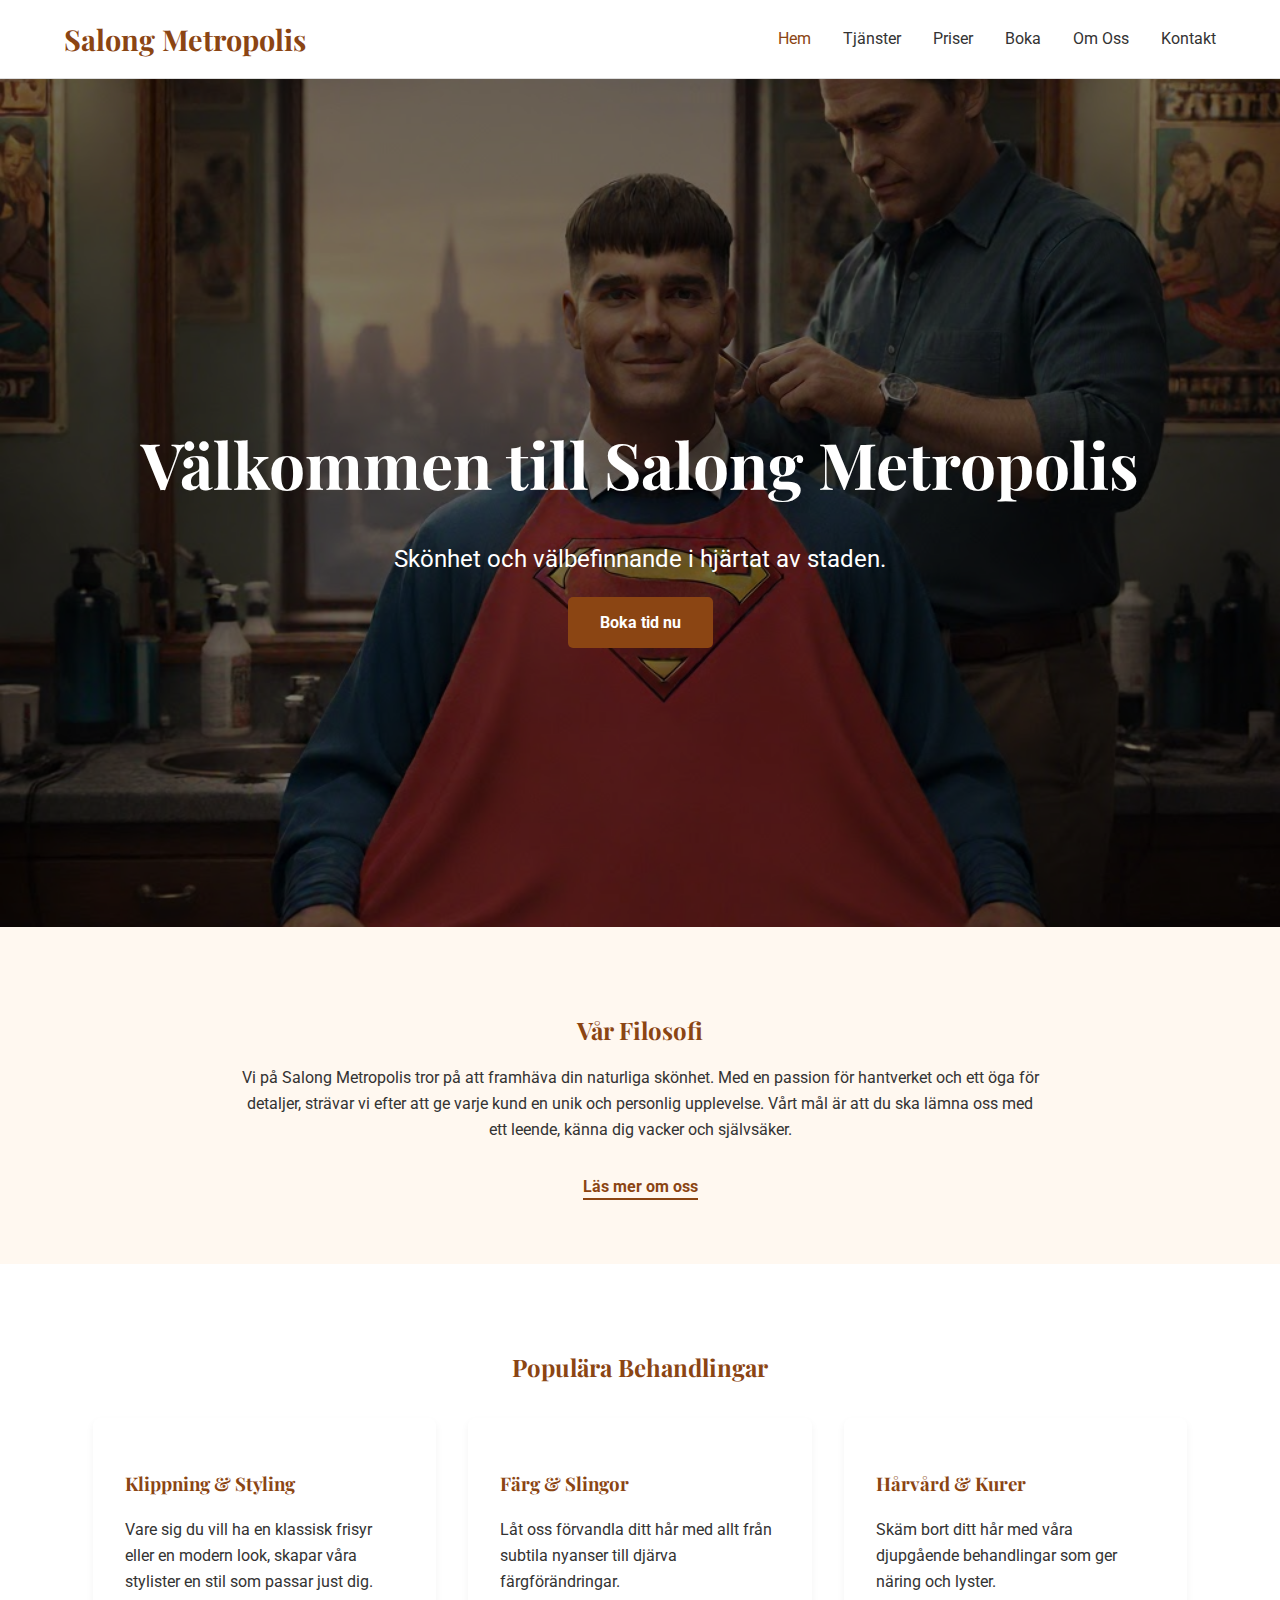
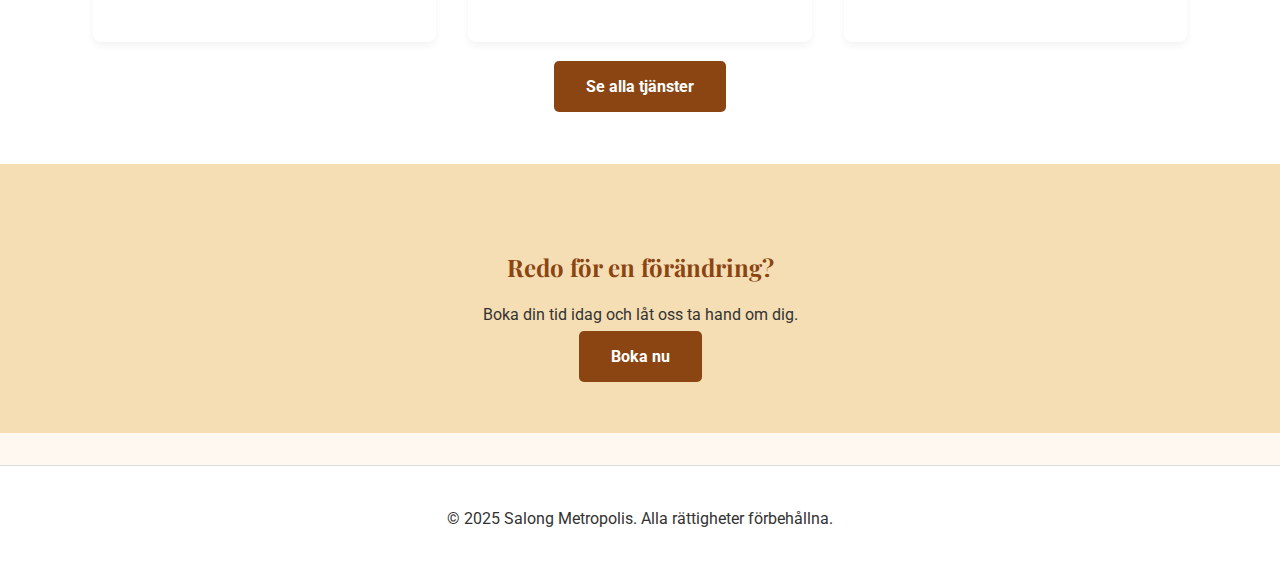
<file: index.html>
<!DOCTYPE html>
<html lang="sv">
<head>
    <meta charset="UTF-8">
    <meta name="viewport" content="width=device-width, initial-scale=1.0">
    <title>Salong Metropolis - Hem</title>
    <link rel="stylesheet" href="css/style.css">
</head>
<body>
    <header>
        <nav>
            <a href="index.html" class="logo">Salong Metropolis</a>
            <ul>
                <li><a href="index.html">Hem</a></li>
                <li><a href="tjanster.html">Tjänster</a></li>
                <li><a href="priser.html">Priser</a></li>
                <li><a href="boka.html">Boka</a></li>
                <li><a href="om-oss.html">Om Oss</a></li>
                <li><a href="kontakt.html">Kontakt</a></li>
            </ul>
        </nav>
    </header>
    <main>
        <section class="hero">
            <div class="hero-content">
                <h1>Välkommen till Salong Metropolis</h1>
                <p>Skönhet och välbefinnande i hjärtat av staden.</p>
                <a href="boka.html" class="cta-button">Boka tid nu</a>
            </div>
        </section>

        <section class="about-short">
            <h2>Vår Filosofi</h2>
            <p>Vi på Salong Metropolis tror på att framhäva din naturliga skönhet. Med en passion för hantverket och ett öga för detaljer, strävar vi efter att ge varje kund en unik och personlig upplevelse. Vårt mål är att du ska lämna oss med ett leende, känna dig vacker och självsäker.</p>
            <a href="om-oss.html">Läs mer om oss</a>
        </section>

        <section class="featured-services">
            <h2>Populära Behandlingar</h2>
            <div class="service-list">
                <div class="service-item">
                    <h3>Klippning & Styling</h3>
                    <p>Vare sig du vill ha en klassisk frisyr eller en modern look, skapar våra stylister en stil som passar just dig.</p>
                </div>
                <div class="service-item">
                    <h3>Färg & Slingor</h3>
                    <p>Låt oss förvandla ditt hår med allt från subtila nyanser till djärva färgförändringar.</p>
                </div>
                <div class="service-item">
                    <h3>Hårvård & Kurer</h3>
                    <p>Skäm bort ditt hår med våra djupgående behandlingar som ger näring och lyster.</p>
                </div>
            </div>
            <div style="text-align: center; margin-top: 2rem;">
                <a href="tjanster.html" class="cta-button">Se alla tjänster</a>
            </div>
        </section>

        <section class="cta-section">
            <h2>Redo för en förändring?</h2>
            <p>Boka din tid idag och låt oss ta hand om dig.</p>
            <a href="boka.html" class="cta-button">Boka nu</a>
        </section>

    </main>
    <footer>
        <p>&copy; 2025 Salong Metropolis. Alla rättigheter förbehållna.</p>
    </footer>
    <script src="js/main.js"></script>
    <!-- <script src="https://multifunctional-chatbot-python-flask.onrender.com/static/widget.v1.js" data-base="https://multifunctional-chatbot-python-flask.onrender.com" data-bot-id="BeUQ2EPNiPVAebMteRojeA" data-lang="sv" data-title="Salon Metropolis" data-accent="#2563eb"
    data-accent-text="#ffffff"></script> -->
    <script src="https://multifunctional-chatbot-python-flask.onrender.com/static/widget.v1.js" data-base="https://multifunctional-chatbot-python-flask.onrender.com" data-bot-id="DUcpNTL2ytXaXvFHIMtrtg" data-lang="en" data-title="Salon Metropolis"></script>
</body>
</html>
</file>
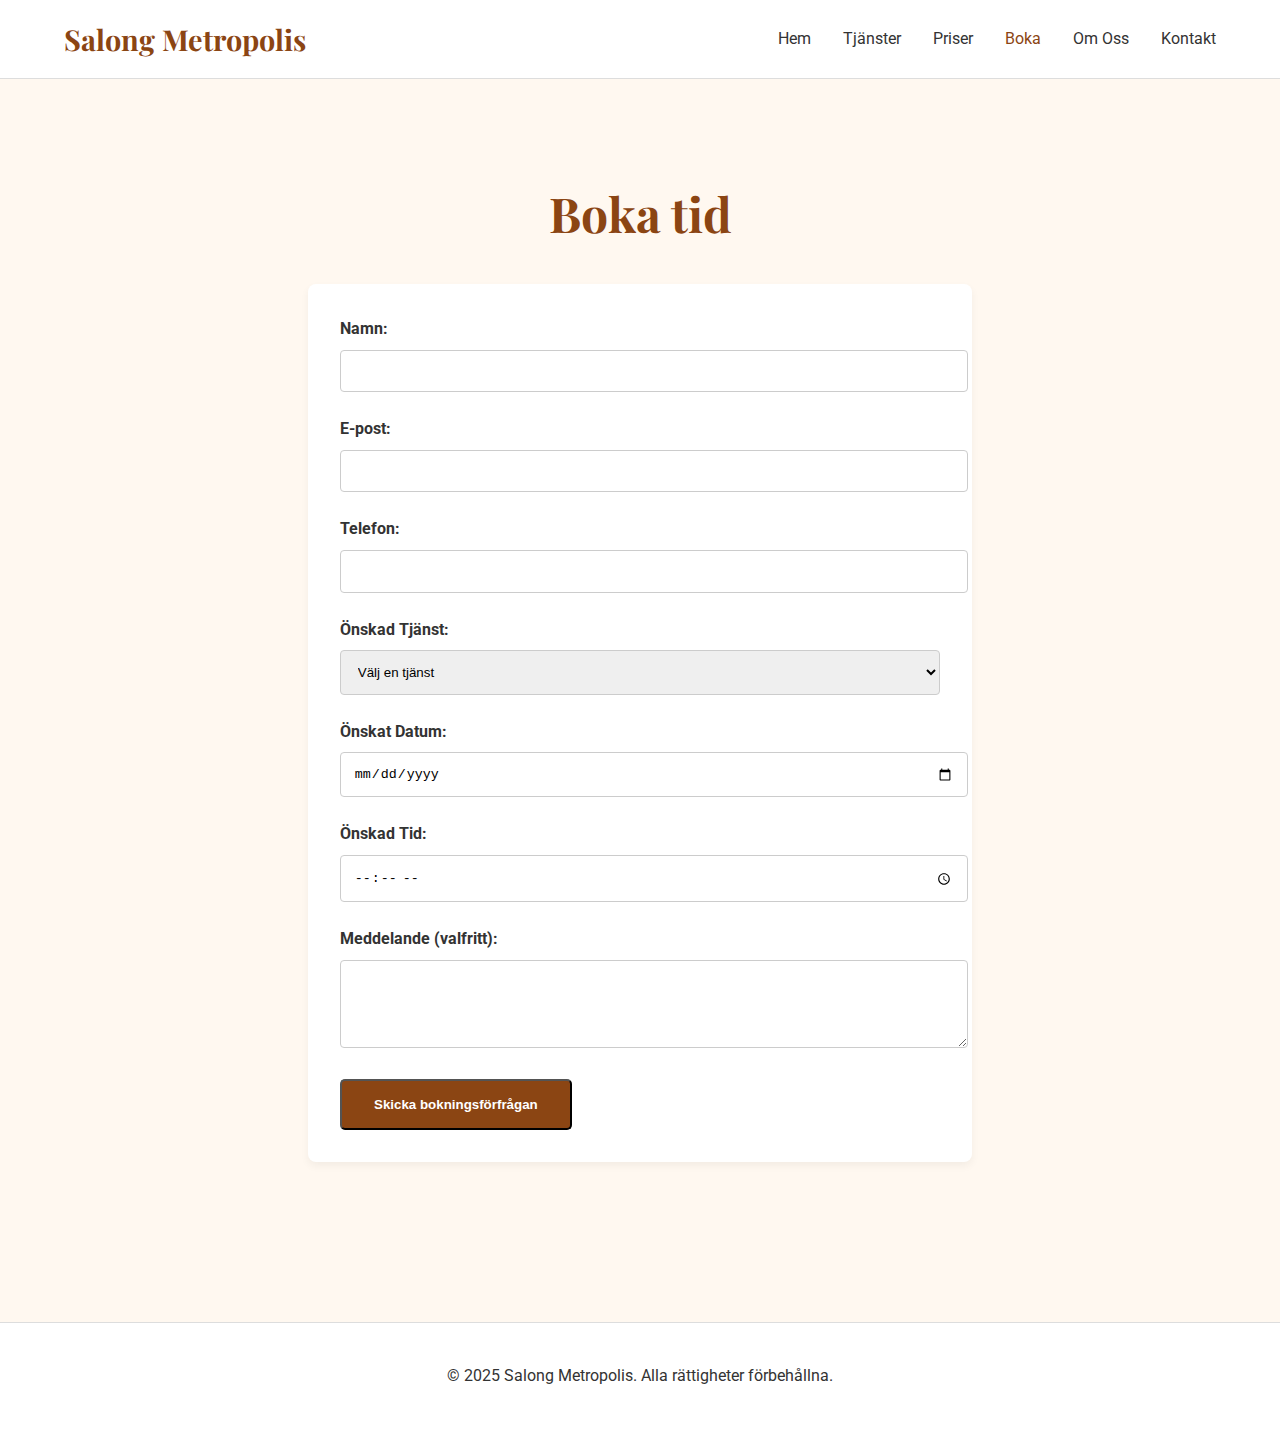
<file: boka.html>
<!DOCTYPE html>
<html lang="sv">
<head>
    <meta charset="UTF-8">
    <meta name="viewport" content="width=device-width, initial-scale=1.0">
    <title>Salong Metropolis - Boka</title>
    <link rel="stylesheet" href="css/style.css">
</head>
<body>
    <header>
        <nav>
            <a href="index.html" class="logo">Salong Metropolis</a>
            <ul>
                <li><a href="index.html">Hem</a></li>
                <li><a href="tjanster.html">Tjänster</a></li>
                <li><a href="priser.html">Priser</a></li>
                <li><a href="boka.html">Boka</a></li>
                <li><a href="om-oss.html">Om Oss</a></li>
                <li><a href="kontakt.html">Kontakt</a></li>
            </ul>
        </nav>
    </header>
    <main>
        <section>
            <h1>Boka tid</h1>
            <form id="booking-form" class="booking-form">
                <div class="form-group">
                    <label for="name">Namn:</label>
                    <input type="text" id="name" name="name" required>
                </div>
                <div class="form-group">
                    <label for="email">E-post:</label>
                    <input type="email" id="email" name="email" required>
                </div>
                <div class="form-group">
                    <label for="phone">Telefon:</label>
                    <input type="tel" id="phone" name="phone" required>
                </div>
                <div class="form-group">
                    <label for="service">Önskad Tjänst:</label>
                    <select id="service" name="service" required>
                        <option value="">Välj en tjänst</option>
                        <option value="Damklippning">Damklippning</option>
                        <option value="Herrklippning">Herrklippning</option>
                        <option value="Barnklippning">Barnklippning</option>
                        <option value="Färgning">Färgning</option>
                        <option value="Balayage / Ombre">Balayage / Ombre</option>
                        <option value="Styling">Styling</option>
                        <option value="Hårkur">Hårkur</option>
                    </select>
                </div>
                <div class="form-group">
                    <label for="date">Önskat Datum:</label>
                    <input type="date" id="date" name="date" required>
                </div>
                <div class="form-group">
                    <label for="time">Önskad Tid:</label>
                    <input type="time" id="time" name="time" required>
                </div>
                <div class="form-group">
                    <label for="message">Meddelande (valfritt):</label>
                    <textarea id="message" name="message" rows="4"></textarea>
                </div>
                <button type="submit" class="cta-button">Skicka bokningsförfrågan</button>
            </form>
            <div id="form-message" class="form-message"></div>
        </section>
    </main>
    <footer>
        <p>&copy; 2025 Salong Metropolis. Alla rättigheter förbehållna.</p>
    </footer>
    <script src="js/main.js"></script>
</body>
</html>
</file>
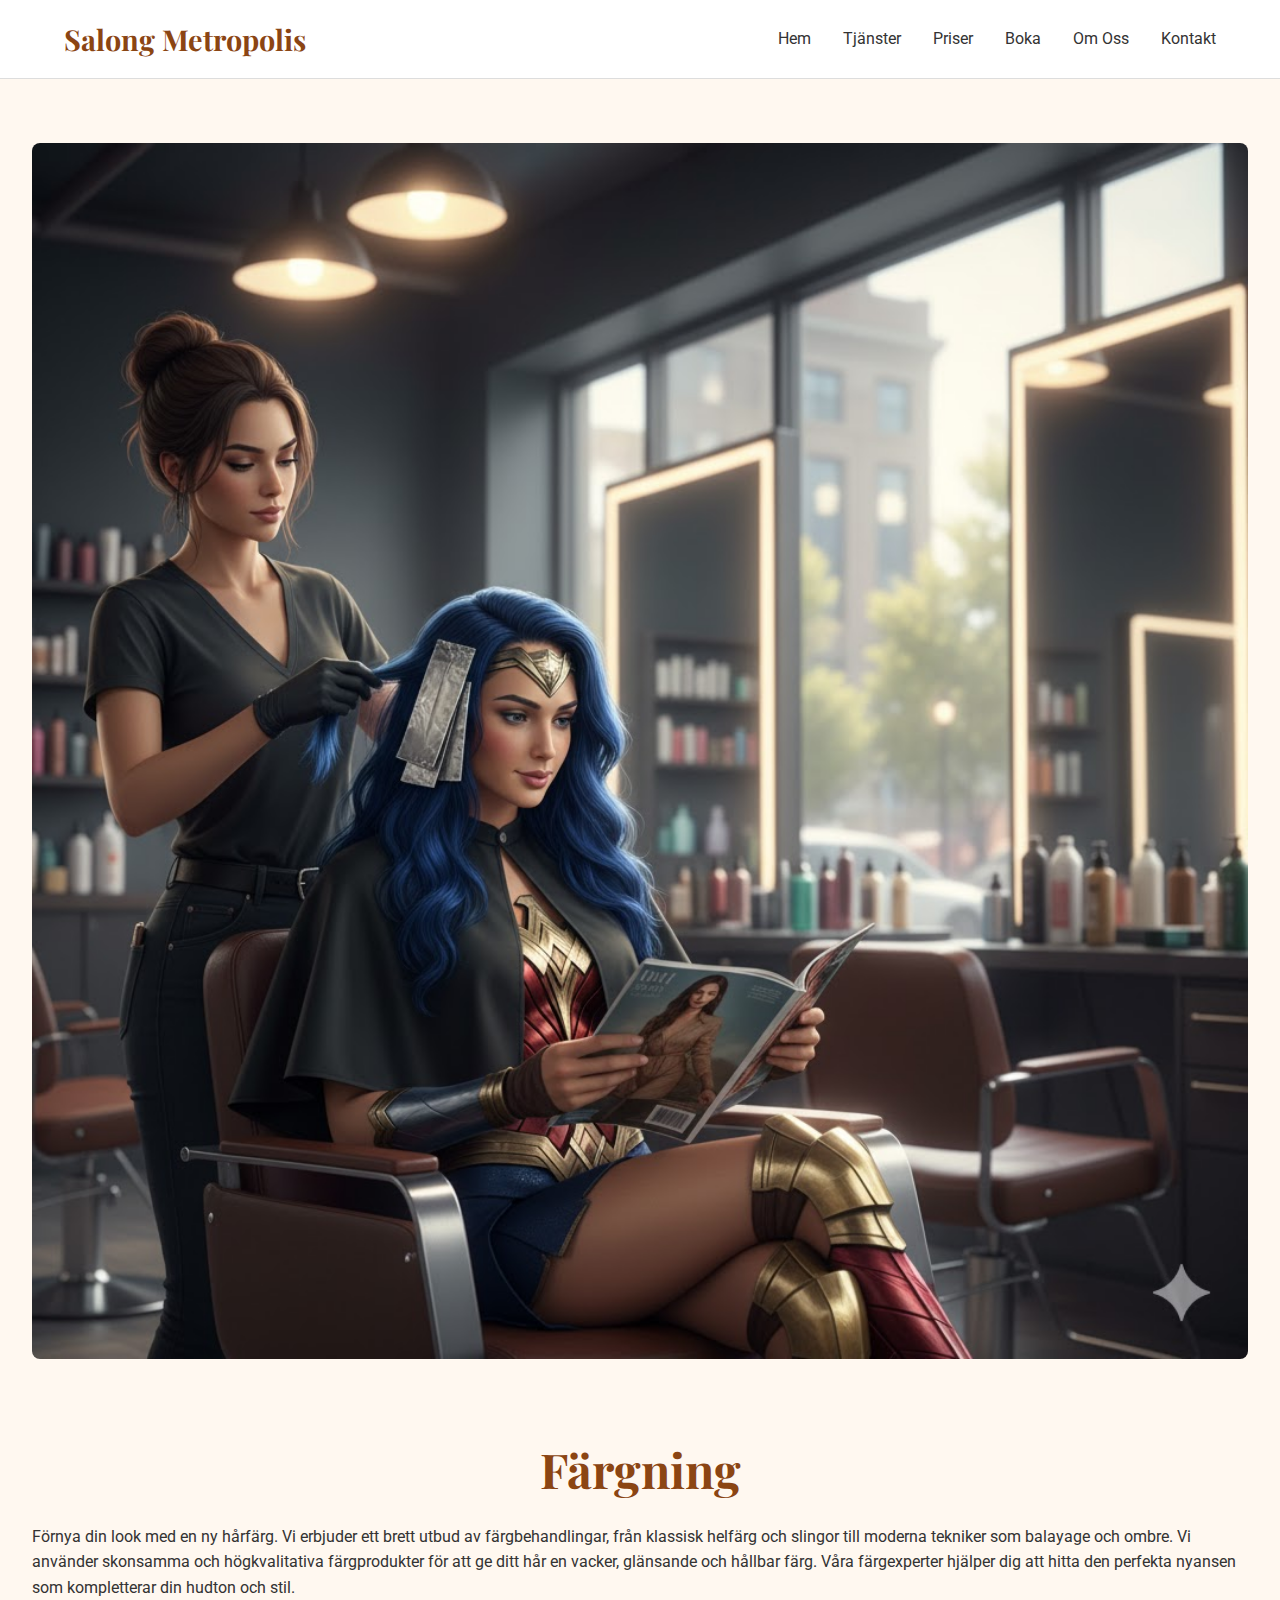
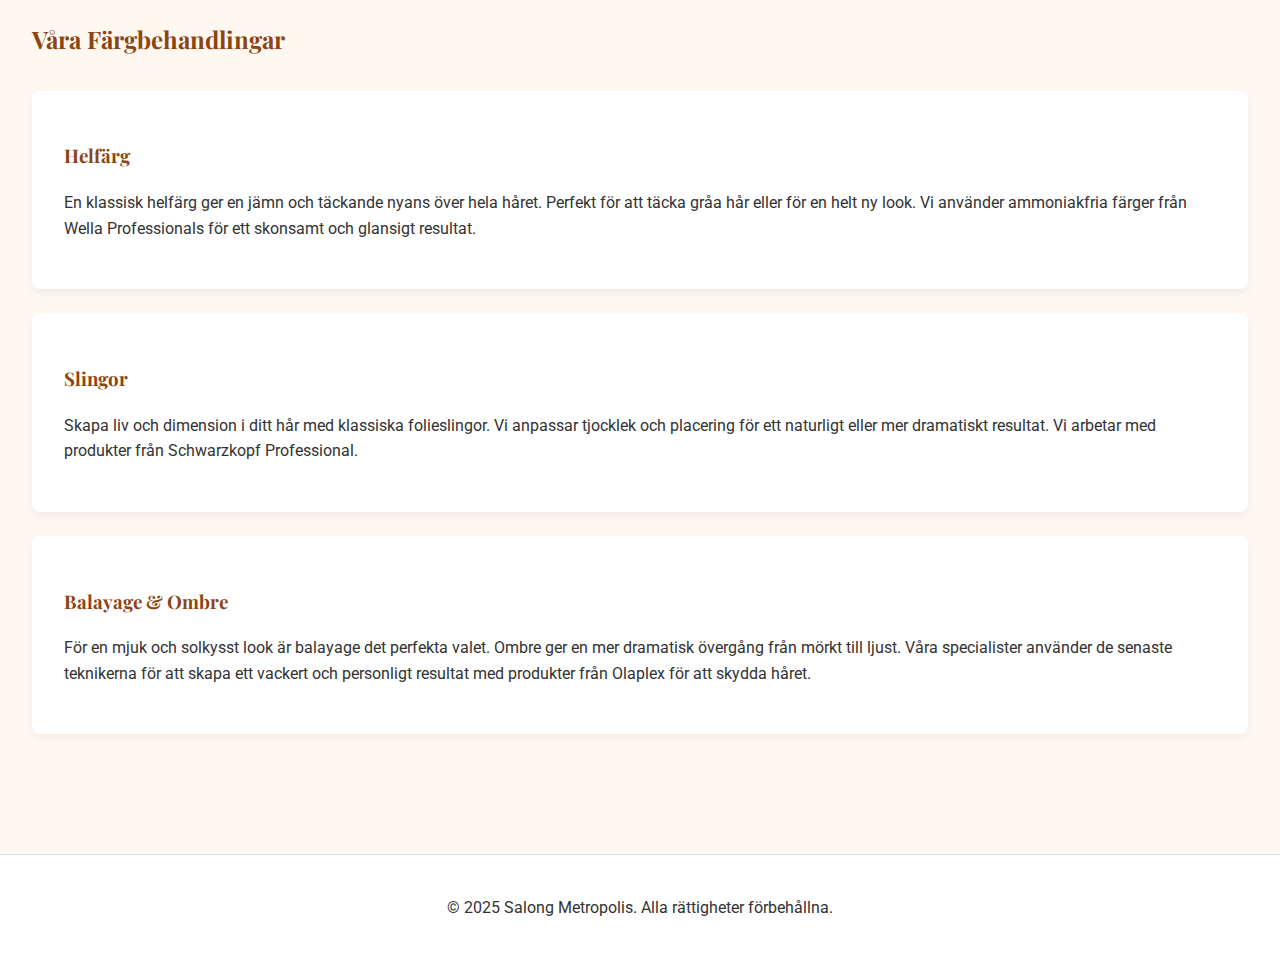
<file: fargning.html>
<!DOCTYPE html>
<html lang="sv">
<head>
    <meta charset="UTF-8">
    <meta name="viewport" content="width=device-width, initial-scale=1.0">
    <title>Salong Metropolis - Färgning</title>
    <link rel="stylesheet" href="css/style.css">
</head>
<body>
    <header>
        <nav>
            <a href="index.html" class="logo">Salong Metropolis</a>
            <ul>
                <li><a href="index.html">Hem</a></li>
                <li><a href="tjanster.html">Tjänster</a></li>
                <li><a href="priser.html">Priser</a></li>
                <li><a href="boka.html">Boka</a></li>
                <li><a href="om-oss.html">Om Oss</a></li>
                <li><a href="kontakt.html">Kontakt</a></li>
            </ul>
        </nav>
    </header>
    <main>
        <section>
            <img src="images/fargning.jpg" alt="Färgning" style="width:100%;height:auto;border-radius:8px;margin-bottom:2rem;">
            <h1>Färgning</h1>
            <p>Förnya din look med en ny hårfärg. Vi erbjuder ett brett utbud av färgbehandlingar, från klassisk helfärg och slingor till moderna tekniker som balayage och ombre. Vi använder skonsamma och högkvalitativa färgprodukter för att ge ditt hår en vacker, glänsande och hållbar färg. Våra färgexperter hjälper dig att hitta den perfekta nyansen som kompletterar din hudton och stil.</p>
            
            <h2>Våra Färgbehandlingar</h2>
            <div class="service-details">
                <div class="service-detail-item">
                    <h3>Helfärg</h3>
                    <p>En klassisk helfärg ger en jämn och täckande nyans över hela håret. Perfekt för att täcka gråa hår eller för en helt ny look. Vi använder ammoniakfria färger från Wella Professionals för ett skonsamt och glansigt resultat.</p>
                </div>
                <div class="service-detail-item">
                    <h3>Slingor</h3>
                    <p>Skapa liv och dimension i ditt hår med klassiska folieslingor. Vi anpassar tjocklek och placering för ett naturligt eller mer dramatiskt resultat. Vi arbetar med produkter från Schwarzkopf Professional.</p>
                </div>
                <div class="service-detail-item">
                    <h3>Balayage & Ombre</h3>
                    <p>För en mjuk och solkysst look är balayage det perfekta valet. Ombre ger en mer dramatisk övergång från mörkt till ljust. Våra specialister använder de senaste teknikerna för att skapa ett vackert och personligt resultat med produkter från Olaplex för att skydda håret.</p>
                </div>
            </div>
        </section>
    </main>
    <footer>
        <p>&copy; 2025 Salong Metropolis. Alla rättigheter förbehållna.</p>
    </footer>
    <script src="js/main.js"></script>
</body>
</html>
</file>
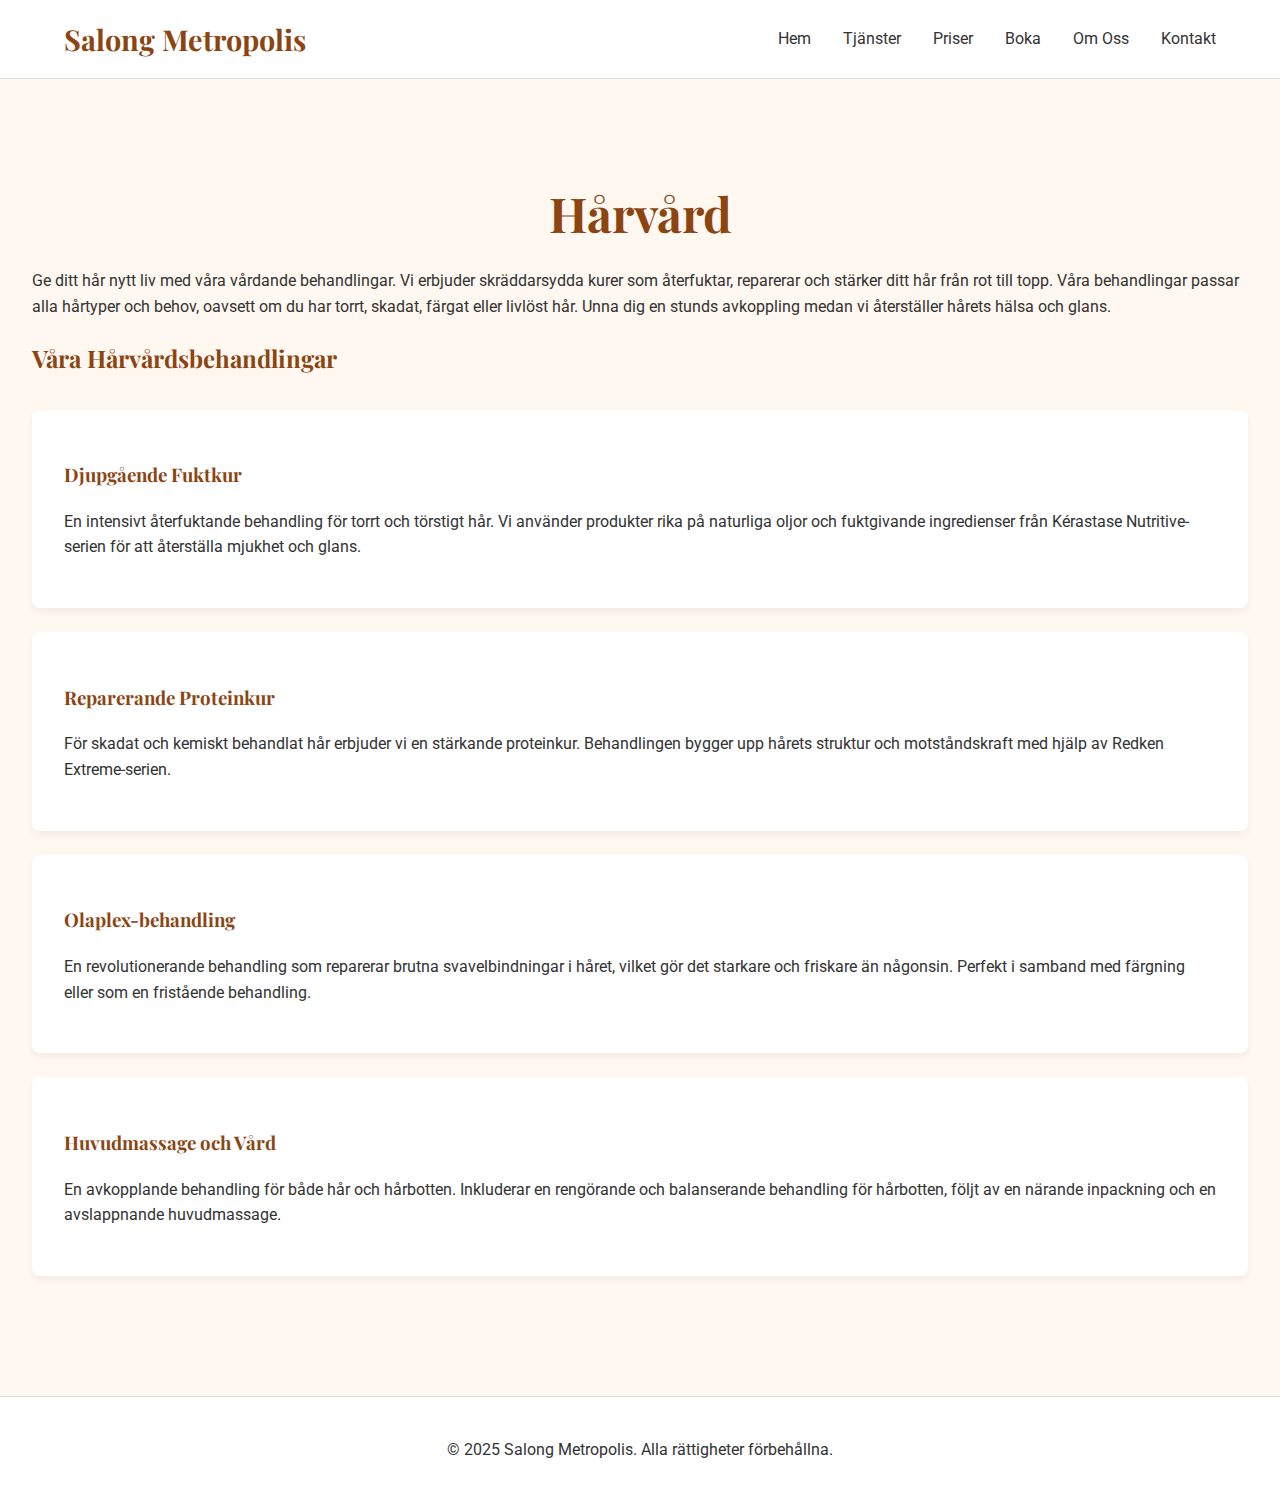
<file: harvard.html>
<!DOCTYPE html>
<html lang="sv">
<head>
    <meta charset="UTF-8">
    <meta name="viewport" content="width=device-width, initial-scale=1.0">
    <title>Salong Metropolis - Hårvård</title>
    <link rel="stylesheet" href="css/style.css">
</head>
<body>
    <header>
        <nav>
            <a href="index.html" class="logo">Salong Metropolis</a>
            <ul>
                <li><a href="index.html">Hem</a></li>
                <li><a href="tjanster.html">Tjänster</a></li>
                <li><a href="priser.html">Priser</a></li>
                <li><a href="boka.html">Boka</a></li>
                <li><a href="om-oss.html">Om Oss</a></li>
                <li><a href="kontakt.html">Kontakt</a></li>
            </ul>
        </nav>
    </header>
    <main>
        <section>
            <h1>Hårvård</h1>
            <p>Ge ditt hår nytt liv med våra vårdande behandlingar. Vi erbjuder skräddarsydda kurer som återfuktar, reparerar och stärker ditt hår från rot till topp. Våra behandlingar passar alla hårtyper och behov, oavsett om du har torrt, skadat, färgat eller livlöst hår. Unna dig en stunds avkoppling medan vi återställer hårets hälsa och glans.</p>
            
            <h2>Våra Hårvårdsbehandlingar</h2>
            <div class="service-details">
                <div class="service-detail-item">
                    <h3>Djupgående Fuktkur</h3>
                    <p>En intensivt återfuktande behandling för torrt och törstigt hår. Vi använder produkter rika på naturliga oljor och fuktgivande ingredienser från Kérastase Nutritive-serien för att återställa mjukhet och glans.</p>
                </div>
                <div class="service-detail-item">
                    <h3>Reparerande Proteinkur</h3>
                    <p>För skadat och kemiskt behandlat hår erbjuder vi en stärkande proteinkur. Behandlingen bygger upp hårets struktur och motståndskraft med hjälp av Redken Extreme-serien.</p>
                </div>
                <div class="service-detail-item">
                    <h3>Olaplex-behandling</h3>
                    <p>En revolutionerande behandling som reparerar brutna svavelbindningar i håret, vilket gör det starkare och friskare än någonsin. Perfekt i samband med färgning eller som en fristående behandling.</p>
                </div>
                 <div class="service-detail-item">
                    <h3>Huvudmassage och Vård</h3>
                    <p>En avkopplande behandling för både hår och hårbotten. Inkluderar en rengörande och balanserande behandling för hårbotten, följt av en närande inpackning och en avslappnande huvudmassage.</p>
                </div>
            </div>
        </section>
    </main>
    <footer>
        <p>&copy; 2025 Salong Metropolis. Alla rättigheter förbehållna.</p>
    </footer>
    <script src="js/main.js"></script>
</body>
</html>
</file>
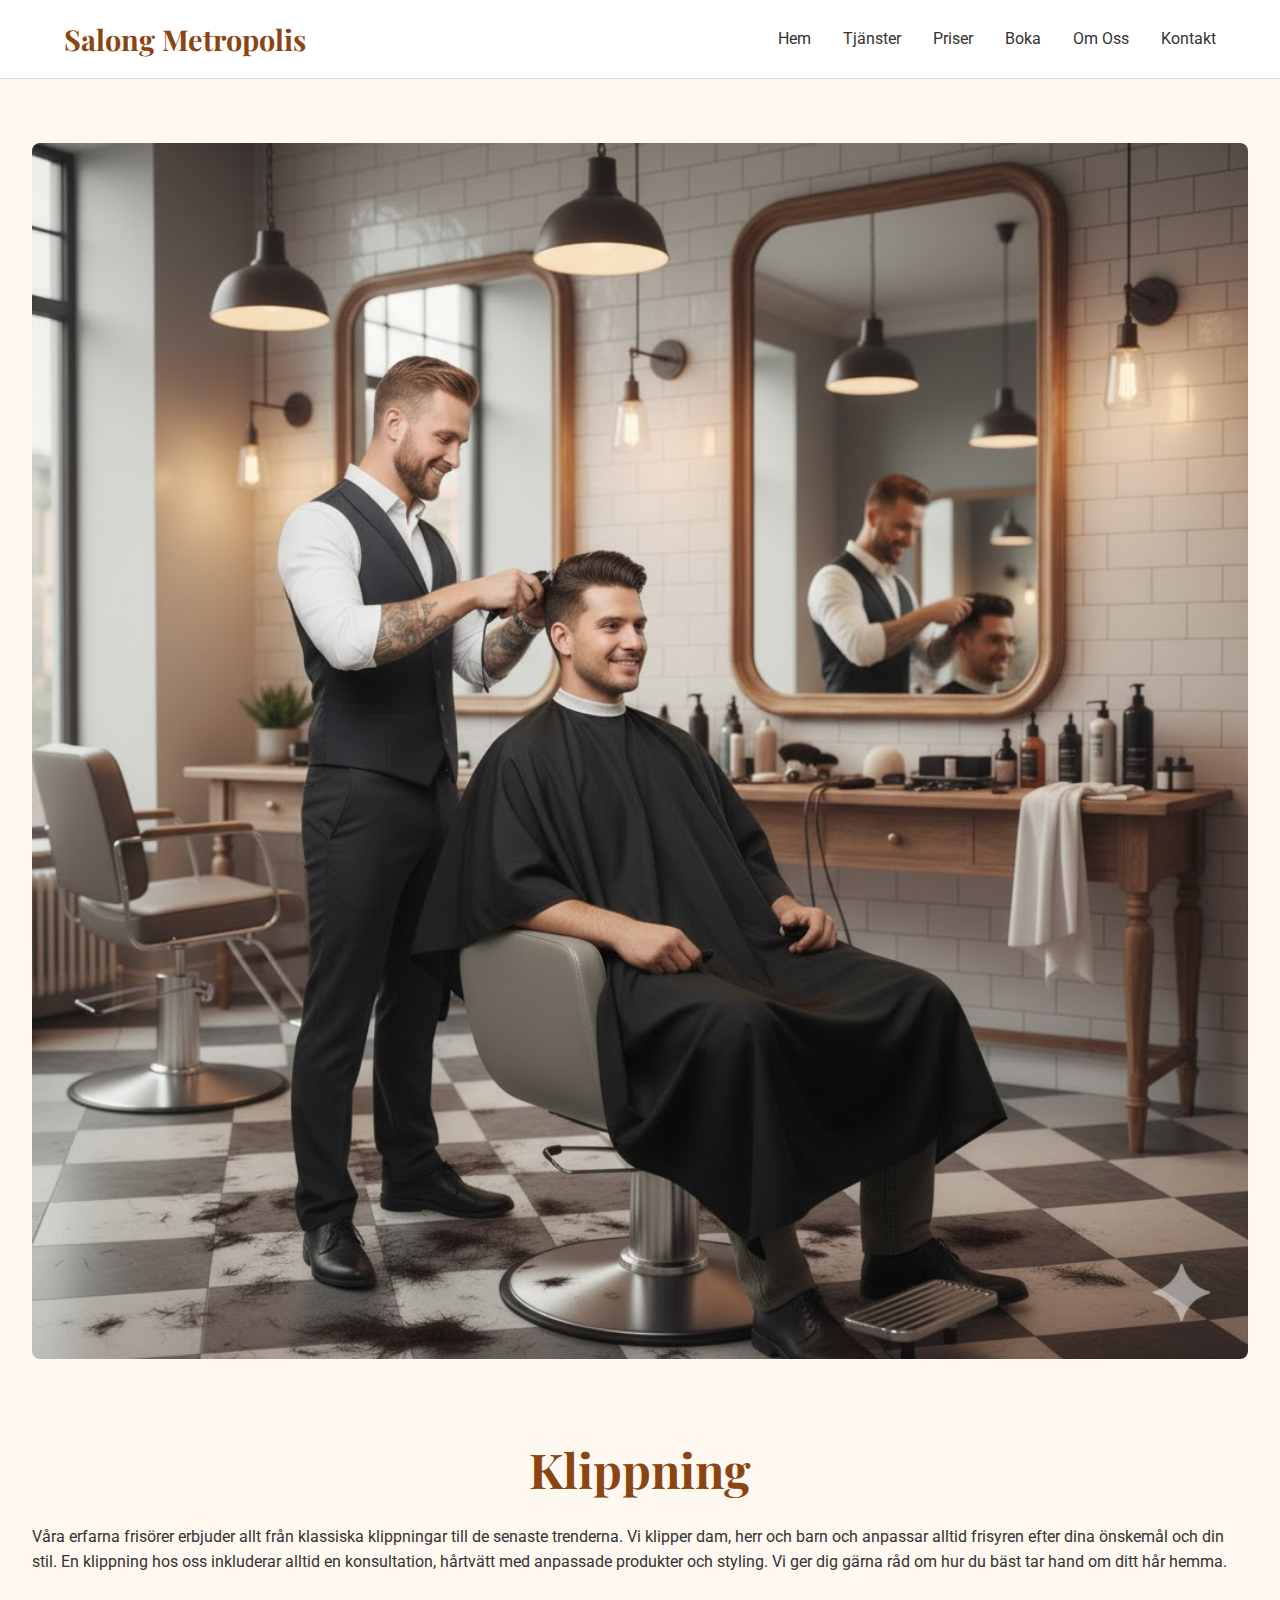
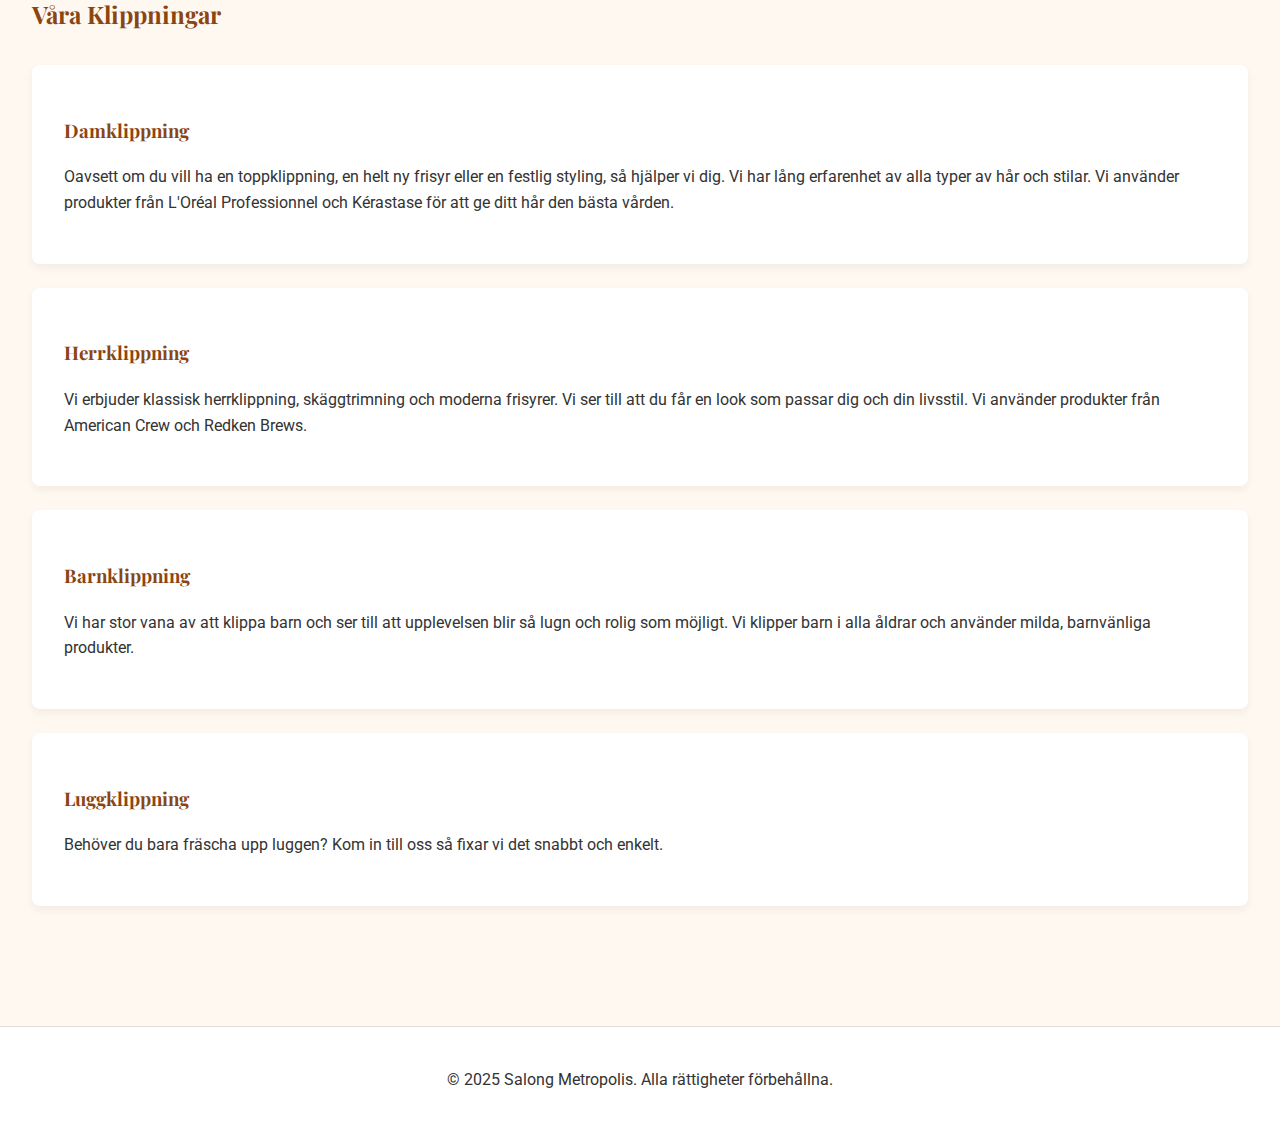
<file: klippning.html>
<!DOCTYPE html>
<html lang="sv">
<head>
    <meta charset="UTF-8">
    <meta name="viewport" content="width=device-width, initial-scale=1.0">
    <title>Salong Metropolis - Klippning</title>
    <link rel="stylesheet" href="css/style.css">
</head>
<body>
    <header>
        <nav>
            <a href="index.html" class="logo">Salong Metropolis</a>
            <ul>
                <li><a href="index.html">Hem</a></li>
                <li><a href="tjanster.html">Tjänster</a></li>
                <li><a href="priser.html">Priser</a></li>
                <li><a href="boka.html">Boka</a></li>
                <li><a href="om-oss.html">Om Oss</a></li>
                <li><a href="kontakt.html">Kontakt</a></li>
            </ul>
        </nav>
    </header>
    <main>
        <section>
            <img src="images/klippning.jpg" alt="Klippning" style="width:100%;height:auto;border-radius:8px;margin-bottom:2rem;">
            <h1>Klippning</h1>
            <p>Våra erfarna frisörer erbjuder allt från klassiska klippningar till de senaste trenderna. Vi klipper dam, herr och barn och anpassar alltid frisyren efter dina önskemål och din stil. En klippning hos oss inkluderar alltid en konsultation, hårtvätt med anpassade produkter och styling. Vi ger dig gärna råd om hur du bäst tar hand om ditt hår hemma.</p>
            
            <h2>Våra Klippningar</h2>
            <div class="service-details">
                <div class="service-detail-item">
                    <h3>Damklippning</h3>
                    <p>Oavsett om du vill ha en toppklippning, en helt ny frisyr eller en festlig styling, så hjälper vi dig. Vi har lång erfarenhet av alla typer av hår och stilar. Vi använder produkter från L'Oréal Professionnel och Kérastase för att ge ditt hår den bästa vården.</p>
                </div>
                <div class="service-detail-item">
                    <h3>Herrklippning</h3>
                    <p>Vi erbjuder klassisk herrklippning, skäggtrimning och moderna frisyrer. Vi ser till att du får en look som passar dig och din livsstil. Vi använder produkter från American Crew och Redken Brews.</p>
                </div>
                <div class="service-detail-item">
                    <h3>Barnklippning</h3>
                    <p>Vi har stor vana av att klippa barn och ser till att upplevelsen blir så lugn och rolig som möjligt. Vi klipper barn i alla åldrar och använder milda, barnvänliga produkter.</p>
                </div>
                <div class="service-detail-item">
                    <h3>Luggklippning</h3>
                    <p>Behöver du bara fräscha upp luggen? Kom in till oss så fixar vi det snabbt och enkelt.</p>
                </div>
            </div>
        </section>
    </main>
    <footer>
        <p>&copy; 2025 Salong Metropolis. Alla rättigheter förbehållna.</p>
    </footer>
    <script src="js/main.js"></script>
</body>
</html>
</file>
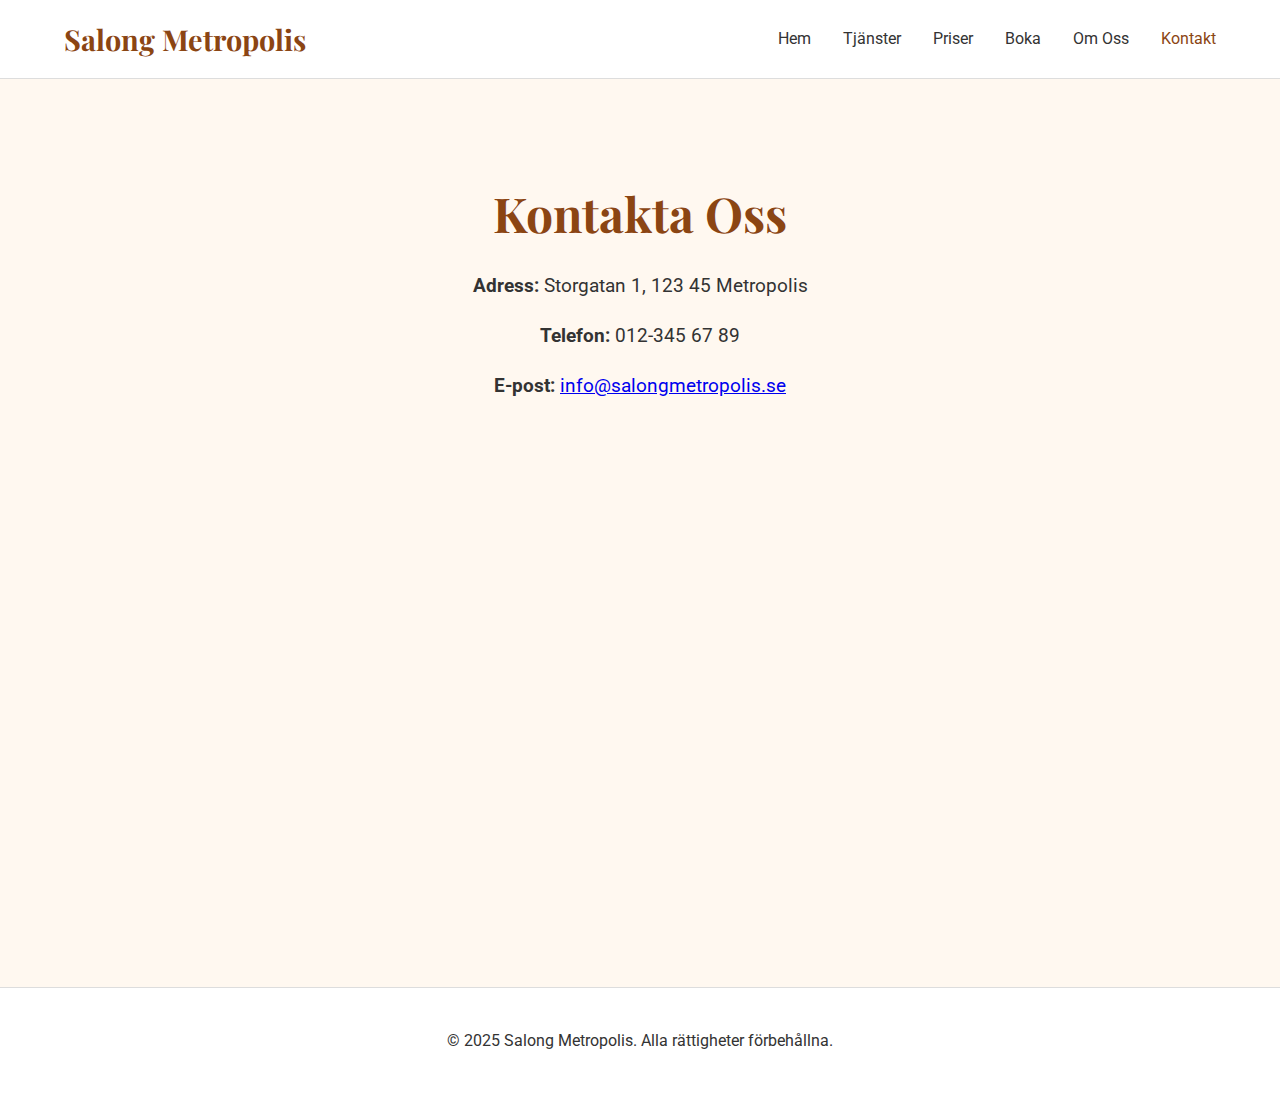
<file: kontakt.html>
<!DOCTYPE html>
<html lang="sv">
<head>
    <meta charset="UTF-8">
    <meta name="viewport" content="width=device-width, initial-scale=1.0">
    <title>Salong Metropolis - Kontakt</title>
    <link rel="stylesheet" href="css/style.css">
</head>
<body>
    <header>
        <nav>
            <a href="index.html" class="logo">Salong Metropolis</a>
            <ul>
                <li><a href="index.html">Hem</a></li>
                <li><a href="tjanster.html">Tjänster</a></li>
                <li><a href="priser.html">Priser</a></li>
                <li><a href="boka.html">Boka</a></li>
                <li><a href="om-oss.html">Om Oss</a></li>
                <li><a href="kontakt.html">Kontakt</a></li>
            </ul>
        </nav>
    </header>
    <main>
        <section>
            <h1>Kontakta Oss</h1>
            <div class="contact-info">
                <p><strong>Adress:</strong> Storgatan 1, 123 45 Metropolis</p>
                <p><strong>Telefon:</strong> 012-345 67 89</p>
                <p><strong>E-post:</strong> <a href="mailto:info@salongmetropolis.se">info@salongmetropolis.se</a></p>
            </div>
            <div class="map-container">
                <iframe src="https://www.google.com/maps/embed?pb=!1m18!1m12!1m3!1d2034.38581149428!2d18.063248915933!3d59.3345919816983!2m3!1f0!2f0!3f0!3m2!1i1024!2i768!4f13.1!3m3!1m2!1s0x465f77e3f7c3c6b7%3A0x5a2f1b4f7b8d1e1!2sStureplan%2C%20Stockholm!5e0!3m2!1sen!2sse!4v1678886" width="600" height="450" style="border:0;" allowfullscreen="" loading="lazy" referrerpolicy="no-referrer-when-downgrade"></iframe>
            </div>
        </section>
    </main>
    <footer>
        <p>&copy; 2025 Salong Metropolis. Alla rättigheter förbehållna.</p>
    </footer>
    <script src="js/main.js"></script>
</body>
</html>
</file>
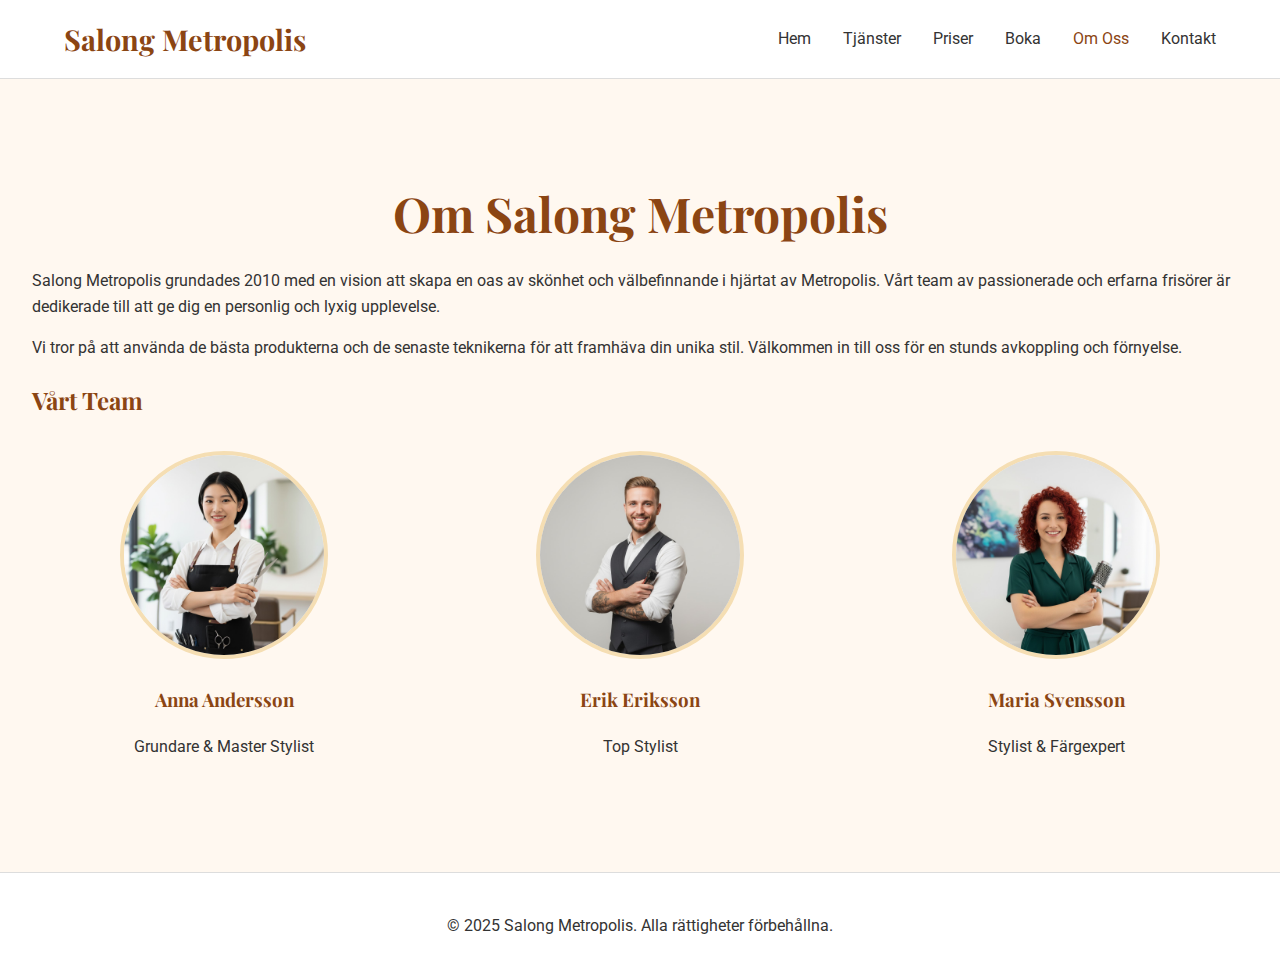
<file: om-oss.html>
<!DOCTYPE html>
<html lang="sv">
<head>
    <meta charset="UTF-8">
    <meta name="viewport" content="width=device-width, initial-scale=1.0">
    <title>Salong Metropolis - Om Oss</title>
    <link rel="stylesheet" href="css/style.css">
</head>
<body>
    <header>
        <nav>
            <a href="index.html" class="logo">Salong Metropolis</a>
            <ul>
                <li><a href="index.html">Hem</a></li>
                <li><a href="tjanster.html">Tjänster</a></li>
                <li><a href="priser.html">Priser</a></li>
                <li><a href="boka.html">Boka</a></li>
                <li><a href="om-oss.html">Om Oss</a></li>
                <li><a href="kontakt.html">Kontakt</a></li>
            </ul>
        </nav>
    </header>
    <main>
        <section>
            <h1>Om Salong Metropolis</h1>
            <p>Salong Metropolis grundades 2010 med en vision att skapa en oas av skönhet och välbefinnande i hjärtat av Metropolis. Vårt team av passionerade och erfarna frisörer är dedikerade till att ge dig en personlig och lyxig upplevelse.</p>
            <p>Vi tror på att använda de bästa produkterna och de senaste teknikerna för att framhäva din unika stil. Välkommen in till oss för en stunds avkoppling och förnyelse.</p>
            
            <h2>Vårt Team</h2>
            <div class="team-container">
                <div class="team-member">
                    <img src="images/AnnaAndersson.jpg" alt="Stylist 1">
                    <h3>Anna Andersson</h3>
                    <p>Grundare & Master Stylist</p>
                </div>
                <div class="team-member">
                    <img src="images/ErikEriksson.jpg" alt="Stylist 2">
                    <h3>Erik Eriksson</h3>
                    <p>Top Stylist</p>
                </div>
                <div class="team-member">
                    <img src="images/MariaSvensson.jpg" alt="Stylist 3">
                    <h3>Maria Svensson</h3>
                    <p>Stylist & Färgexpert</p>
                </div>
            </div>
        </section>
    </main>
    <footer>
        <p>&copy; 2025 Salong Metropolis. Alla rättigheter förbehållna.</p>
    </footer>
    <script src="js/main.js"></script>
</body>
</html>
</file>
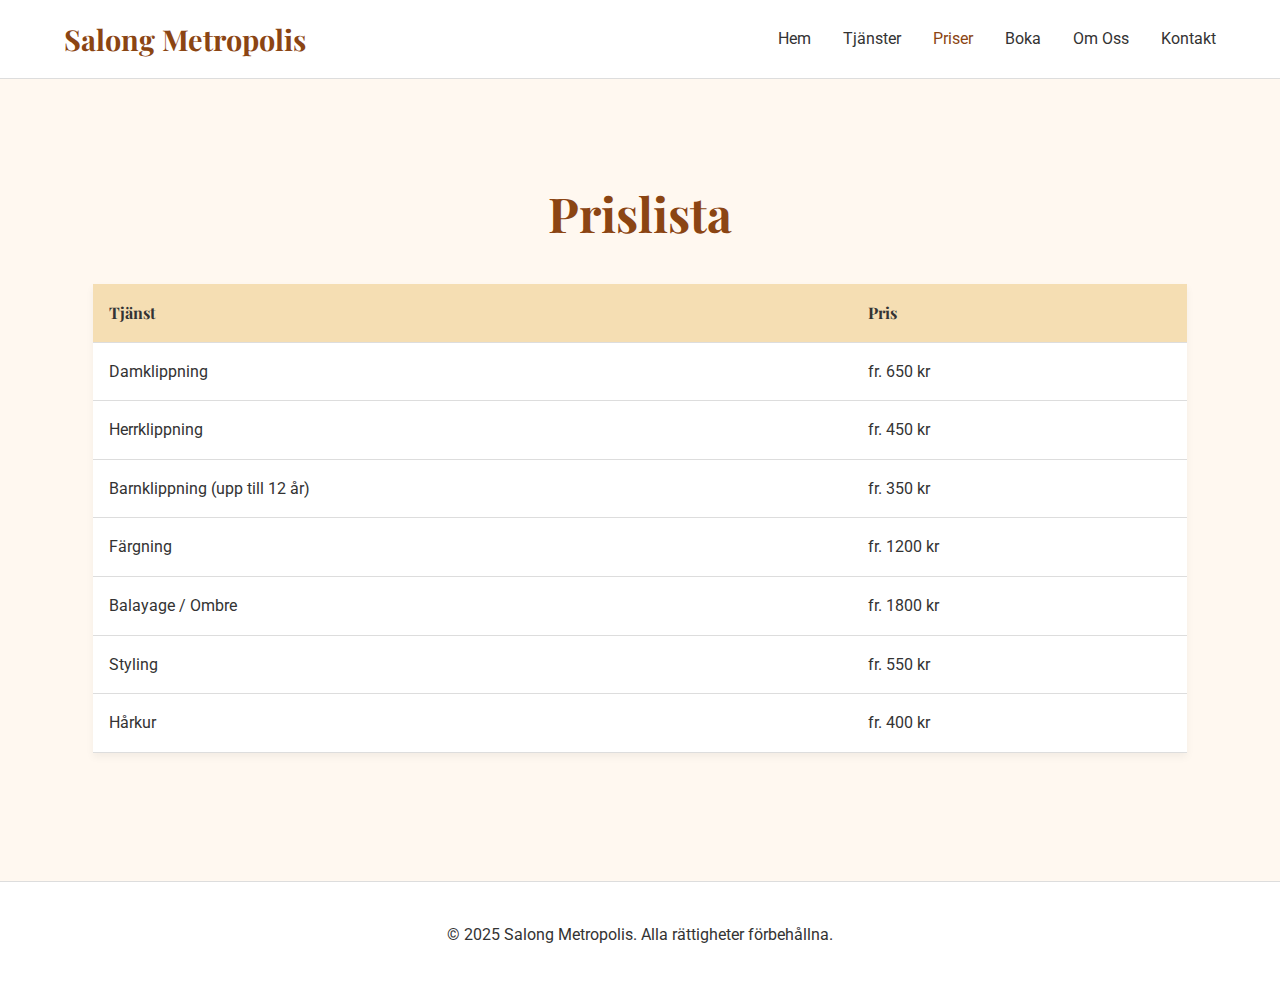
<file: priser.html>
<!DOCTYPE html>
<html lang="sv">
<head>
    <meta charset="UTF-8">
    <meta name="viewport" content="width=device-width, initial-scale=1.0">
    <title>Salong Metropolis - Priser</title>
    <link rel="stylesheet" href="css/style.css">
</head>
<body>
    <header>
        <nav>
            <a href="index.html" class="logo">Salong Metropolis</a>
            <ul>
                <li><a href="index.html">Hem</a></li>
                <li><a href="tjanster.html">Tjänster</a></li>
                <li><a href="priser.html">Priser</a></li>
                <li><a href="boka.html">Boka</a></li>
                <li><a href="om-oss.html">Om Oss</a></li>
                <li><a href="kontakt.html">Kontakt</a></li>
            </ul>
        </nav>
    </header>
    <main>
        <section>
            <h1>Prislista</h1>
            <table class="price-table">
                <thead>
                    <tr>
                        <th>Tjänst</th>
                        <th>Pris</th>
                    </tr>
                </thead>
                <tbody>
                    <tr>
                        <td>Damklippning</td>
                        <td>fr. 650 kr</td>
                    </tr>
                    <tr>
                        <td>Herrklippning</td>
                        <td>fr. 450 kr</td>
                    </tr>
                    <tr>
                        <td>Barnklippning (upp till 12 år)</td>
                        <td>fr. 350 kr</td>
                    </tr>
                    <tr>
                        <td>Färgning</td>
                        <td>fr. 1200 kr</td>
                    </tr>
                    <tr>
                        <td>Balayage / Ombre</td>
                        <td>fr. 1800 kr</td>
                    </tr>
                    <tr>
                        <td>Styling</td>
                        <td>fr. 550 kr</td>
                    </tr>
                    <tr>
                        <td>Hårkur</td>
                        <td>fr. 400 kr</td>
                    </tr>
                </tbody>
            </table>
        </section>
    </main>
    <footer>
        <p>&copy; 2025 Salong Metropolis. Alla rättigheter förbehållna.</p>
    </footer>
    <script src="js/main.js"></script>
</body>
</html>
</file>
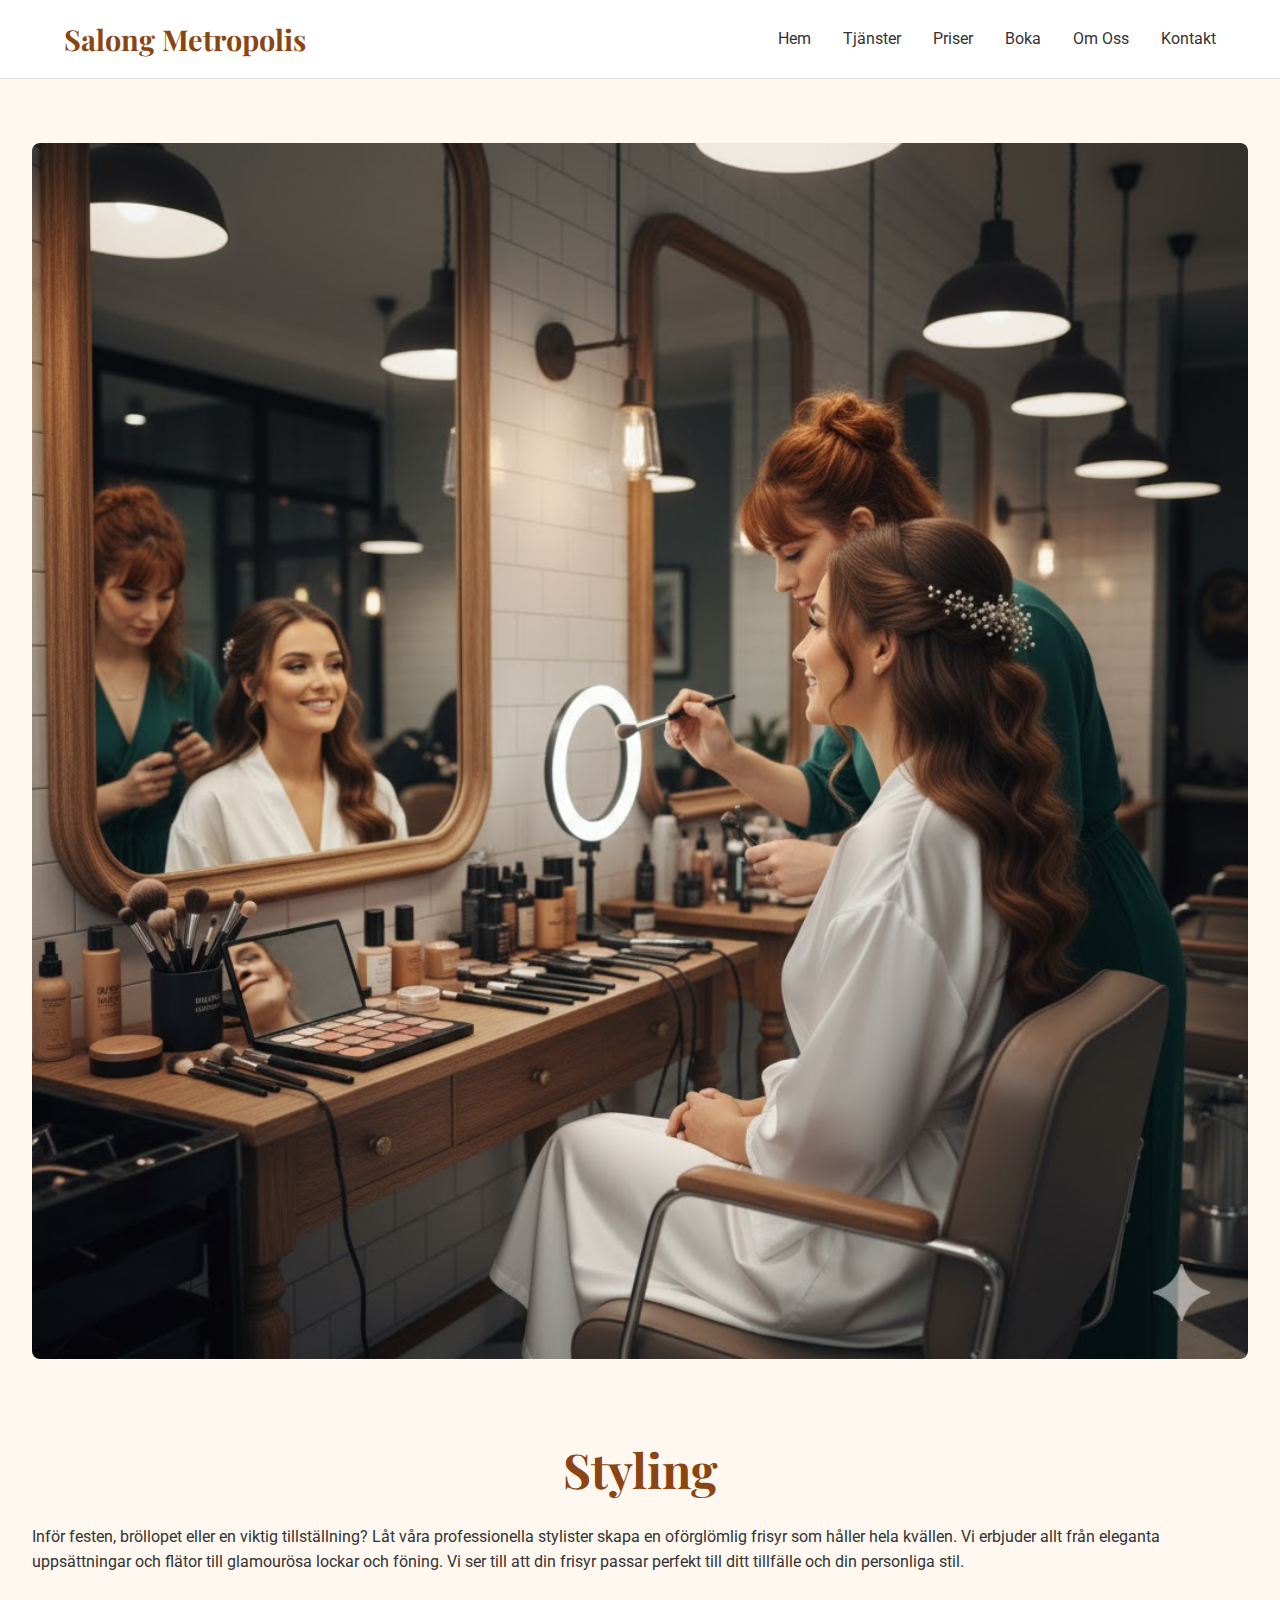
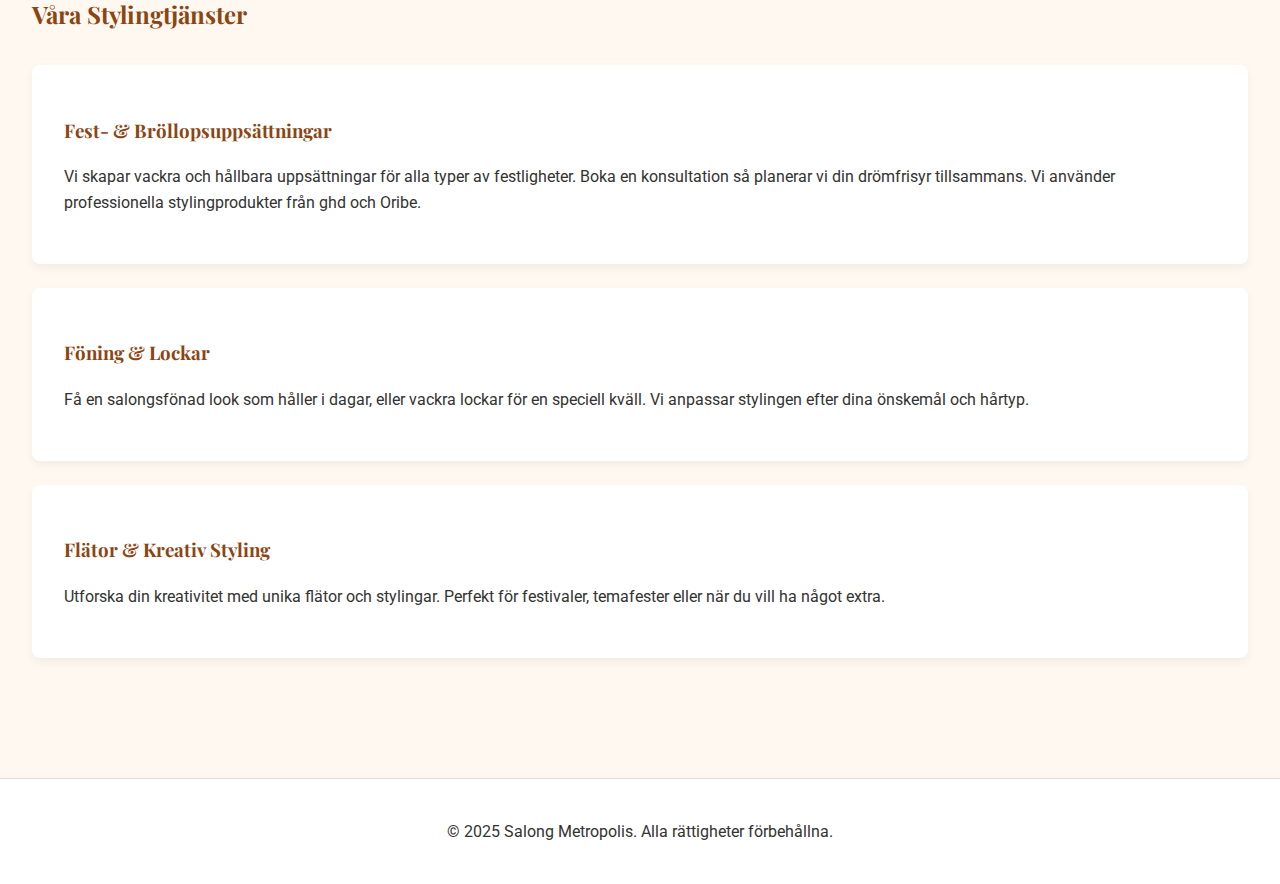
<file: styling.html>
<!DOCTYPE html>
<html lang="sv">
<head>
    <meta charset="UTF-8">
    <meta name="viewport" content="width=device-width, initial-scale=1.0">
    <title>Salong Metropolis - Styling</title>
    <link rel="stylesheet" href="css/style.css">
</head>
<body>
    <header>
        <nav>
            <a href="index.html" class="logo">Salong Metropolis</a>
            <ul>
                <li><a href="index.html">Hem</a></li>
                <li><a href="tjanster.html">Tjänster</a></li>
                <li><a href="priser.html">Priser</a></li>
                <li><a href="boka.html">Boka</a></li>
                <li><a href="om-oss.html">Om Oss</a></li>
                <li><a href="kontakt.html">Kontakt</a></li>
            </ul>
        </nav>
    </header>
    <main>
        <section>
            <img src="images/styling.jpg" alt="Styling" style="width:100%;height:auto;border-radius:8px;margin-bottom:2rem;">
            <h1>Styling</h1>
            <p>Inför festen, bröllopet eller en viktig tillställning? Låt våra professionella stylister skapa en oförglömlig frisyr som håller hela kvällen. Vi erbjuder allt från eleganta uppsättningar och flätor till glamourösa lockar och föning. Vi ser till att din frisyr passar perfekt till ditt tillfälle och din personliga stil.</p>
            
            <h2>Våra Stylingtjänster</h2>
            <div class="service-details">
                <div class="service-detail-item">
                    <h3>Fest- & Bröllopsuppsättningar</h3>
                    <p>Vi skapar vackra och hållbara uppsättningar för alla typer av festligheter. Boka en konsultation så planerar vi din drömfrisyr tillsammans. Vi använder professionella stylingprodukter från ghd och Oribe.</p>
                </div>
                <div class="service-detail-item">
                    <h3>Föning & Lockar</h3>
                    <p>Få en salongsfönad look som håller i dagar, eller vackra lockar för en speciell kväll. Vi anpassar stylingen efter dina önskemål och hårtyp.</p>
                </div>
                <div class="service-detail-item">
                    <h3>Flätor & Kreativ Styling</h3>
                    <p>Utforska din kreativitet med unika flätor och stylingar. Perfekt för festivaler, temafester eller när du vill ha något extra.</p>
                </div>
            </div>
        </section>
    </main>
    <footer>
        <p>&copy; 2025 Salong Metropolis. Alla rättigheter förbehållna.</p>
    </footer>
    <script src="js/main.js"></script>
</body>
</html>
</file>
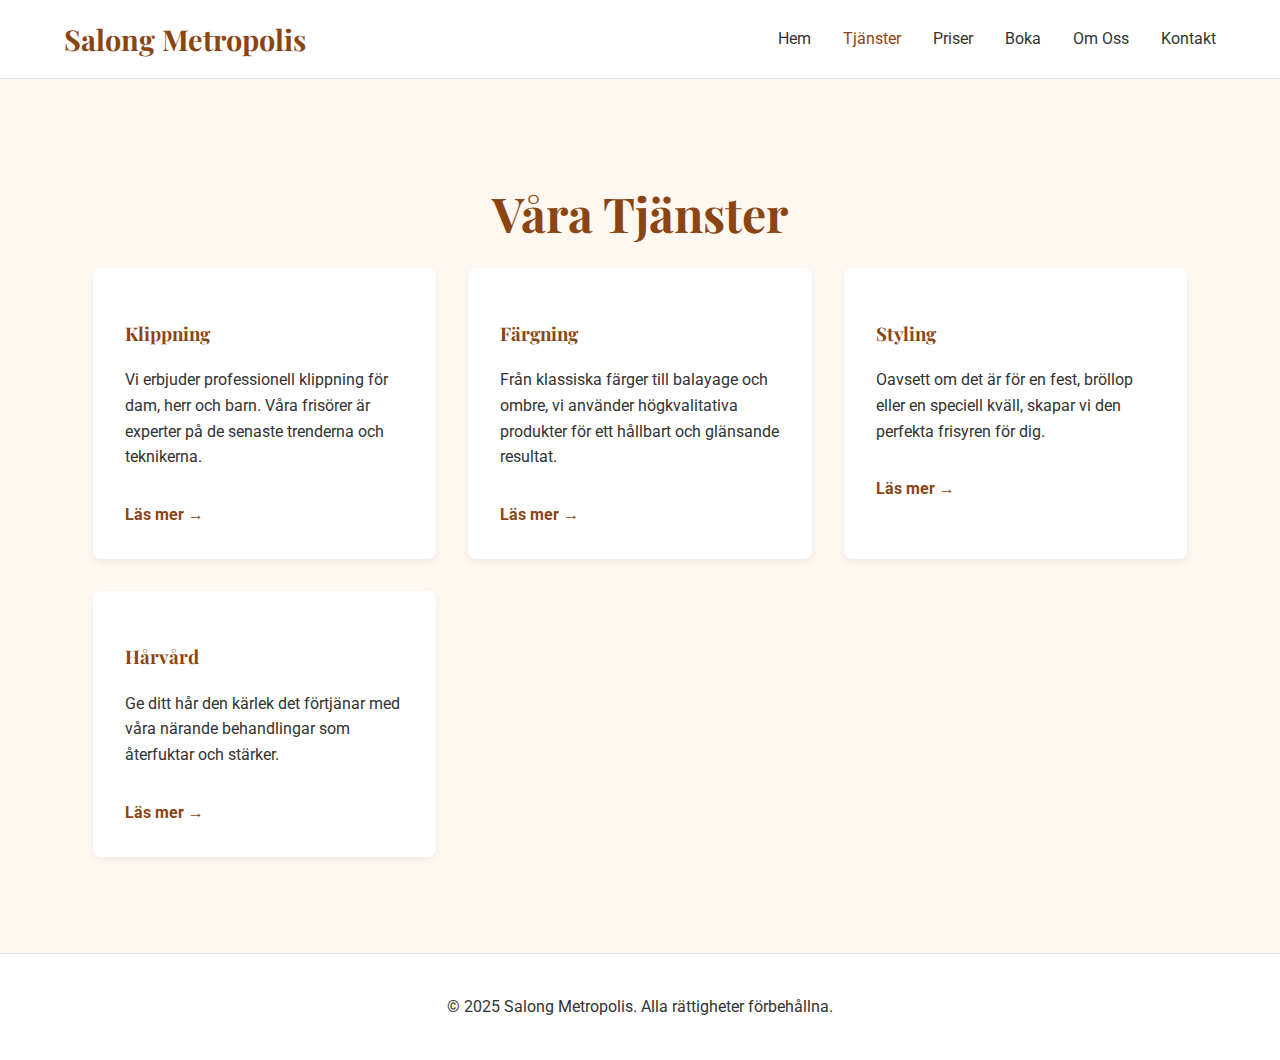
<file: tjanster.html>
<!DOCTYPE html>
<html lang="sv">
<head>
    <meta charset="UTF-8">
    <meta name="viewport" content="width=device-width, initial-scale=1.0">
    <title>Salong Metropolis - Tjänster</title>
    <link rel="stylesheet" href="css/style.css">
</head>
<body>
    <header>
        <nav>
            <a href="index.html" class="logo">Salong Metropolis</a>
            <ul>
                <li><a href="index.html">Hem</a></li>
                <li><a href="tjanster.html">Tjänster</a></li>
                <li><a href="priser.html">Priser</a></li>
                <li><a href="boka.html">Boka</a></li>
                <li><a href="om-oss.html">Om Oss</a></li>
                <li><a href="kontakt.html">Kontakt</a></li>
            </ul>
        </nav>
    </header>
    <main>
        <section>
            <h1>Våra Tjänster</h1>
            <div class="service-list">
                <div class="service-item">
                    <h3>Klippning</h3>
                    <p>Vi erbjuder professionell klippning för dam, herr och barn. Våra frisörer är experter på de senaste trenderna och teknikerna.</p>
                    <a href="klippning.html" class="read-more">Läs mer &rarr;</a>
                </div>
                <div class="service-item">
                    <h3>Färgning</h3>
                    <p>Från klassiska färger till balayage och ombre, vi använder högkvalitativa produkter för ett hållbart och glänsande resultat.</p>
                    <a href="fargning.html" class="read-more">Läs mer &rarr;</a>
                </div>
                <div class="service-item">
                    <h3>Styling</h3>
                    <p>Oavsett om det är för en fest, bröllop eller en speciell kväll, skapar vi den perfekta frisyren för dig.</p>
                    <a href="styling.html" class="read-more">Läs mer &rarr;</a>
                </div>
                <div class="service-item">
                    <h3>Hårvård</h3>
                    <p>Ge ditt hår den kärlek det förtjänar med våra närande behandlingar som återfuktar och stärker.</p>
                    <a href="harvard.html" class="read-more">Läs mer &rarr;</a>
                </div>
            </div>
        </section>
    </main>
    <footer>
        <p>&copy; 2025 Salong Metropolis. Alla rättigheter förbehållna.</p>
    </footer>
    <script src="js/main.js"></script>
</body>
</html>
</file>
<file: css/style.css>
@import url('https://fonts.googleapis.com/css2?family=Playfair+Display:wght@400;700&family=Roboto:wght@300;400&display=swap');

:root {
    --primary-color: #8B4513; /* SaddleBrown */
    --secondary-color: #F5DEB3; /* Wheat */
    --text-color: #333;
    --bg-color: #FFF8F0;
    --heading-font: 'Playfair Display', serif;
    --body-font: 'Roboto', sans-serif;
}

body {
    font-family: var(--body-font);
    background-color: var(--bg-color);
    color: var(--text-color);
    margin: 0;
    line-height: 1.6;
}

header {
    background: #fff;
    padding: 1rem 0;
    border-bottom: 1px solid #ddd;
    position: sticky;
    top: 0;
    z-index: 1000;
}

nav {
    display: flex;
    justify-content: space-between;
    align-items: center;
    width: 90%;
    margin: 0 auto;
}

nav .logo {
    font-family: var(--heading-font);
    font-size: 1.8rem;
    font-weight: 700;
    color: var(--primary-color);
    text-decoration: none;
}

nav ul {
    list-style: none;
    display: flex;
    gap: 2rem;
    margin: 0;
    padding: 0;
}

nav ul li a {
    text-decoration: none;
    color: var(--text-color);
    font-weight: 400;
    transition: color 0.3s ease;
}

nav ul li a:hover, nav ul li a.active {
    color: var(--primary-color);
}

main {
    width: 100%;
    margin: 0;
}

section {
    padding: 4rem 2rem;
}

h1, h2, h3 {
    font-family: var(--heading-font);
    color: var(--primary-color);
}

h1 {
    font-size: 3rem;
    text-align: center;
    margin-bottom: 1rem;
}

.hero {
    position: relative;
    height: 80vh;
    display: flex;
    align-items: center;
    justify-content: center;
    text-align: center;
    color: white;
    background: url('../images/home_image.jpg') no-repeat center center/cover;
}

.hero::after {
    content: '';
    position: absolute;
    top: 0;
    left: 0;
    width: 100%;
    height: 100%;
    background: rgba(0, 0, 0, 0.5);
    z-index: 1;
}

.hero-content {
    z-index: 2;
}

.hero h1 {
    color: white;
    font-size: 4rem;
}

.hero p {
    font-size: 1.5rem;
    margin-bottom: 2rem;
}

.cta-button {
    background-color: var(--primary-color);
    color: white;
    padding: 1rem 2rem;
    text-decoration: none;
    border-radius: 5px;
    font-weight: 700;
    transition: background-color 0.3s ease;
}

.cta-button:hover {
    background-color: #A0522D; /* Sienna */
}

footer {
    text-align: center;
    padding: 1.5rem 0;
    background: #fff;
    border-top: 1px solid #ddd;
    margin-top: 2rem;
}

/* About Short Section */
.about-short {
    text-align: center;
    padding: 4rem 2rem;
}

.about-short h2 {
    margin-bottom: 1rem;
}

.about-short p {
    max-width: 800px;
    margin: 0 auto 2rem auto;
}

.about-short a {
    color: var(--primary-color);
    text-decoration: none;
    font-weight: 700;
    border-bottom: 2px solid var(--primary-color);
    padding-bottom: 2px;
    transition: color 0.3s, border-bottom-color 0.3s;
}

.about-short a:hover {
    color: #A0522D;
    border-bottom-color: #A0522D;
}


/* Featured Services Section */
.featured-services {
    padding: 4rem 2rem;
    background-color: #fff;
}

.featured-services h2 {
    text-align: center;
    margin-bottom: 2rem;
}

/* Service Page */
.service-list {
    display: grid;
    grid-template-columns: repeat(auto-fit, minmax(300px, 1fr));
    gap: 2rem;
    margin-top: 2rem;
    width: 90%;
    margin: 0 auto;
}

.service-item {
    background: #fff;
    padding: 2rem;
    border-radius: 8px;
    box-shadow: 0 4px 8px rgba(0,0,0,0.05);
}

/* Price Page */
.price-table {
    width: 90%;
    margin: 2rem auto;
    border-collapse: collapse;
    background: #fff;
    box-shadow: 0 4px 8px rgba(0,0,0,0.05);
}

.price-table th, .price-table td {
    padding: 1rem;
    text-align: left;
    border-bottom: 1px solid #ddd;
}

.price-table th {
    background-color: var(--secondary-color);
    font-family: var(--heading-font);
}

/* Booking Form */
.booking-form {
    max-width: 600px;
    margin: 2rem auto;
    background: #fff;
    padding: 2rem;
    border-radius: 8px;
    box-shadow: 0 4px 8px rgba(0,0,0,0.05);
}

.form-group {
    margin-bottom: 1.5rem;
}

.form-group label {
    display: block;
    margin-bottom: 0.5rem;
    font-weight: 700;
}

.form-group input,
.form-group select,
.form-group textarea {
    width: 100%;
    padding: 0.8rem;
    border: 1px solid #ccc;
    border-radius: 4px;
}

.form-message {
    margin-top: 1rem;
    padding: 1rem;
    border-radius: 5px;
    text-align: center;
}

.form-message.success {
    background-color: #D4EDDA;
    color: #155724;
}

.form-message.error {
    background-color: #F8D7DA;
    color: #721C24;
}


/* About Us Page */
.team-container {
    display: flex;
    justify-content: space-around;
    gap: 2rem;
    margin-top: 2rem;
    flex-wrap: wrap;
}

.team-member {
    text-align: center;
}

.team-member img {
    width: 200px;
    height: 200px;
    border-radius: 50%;
    object-fit: cover;
    border: 4px solid var(--secondary-color);
}

/* Contact Page */
.contact-info {
    text-align: center;
    margin-bottom: 2rem;
    font-size: 1.2rem;
}

.map-container {
    text-align: center;
}

.map-container iframe {
    max-width: 100%;
    border-radius: 8px;
}

/* CTA Section */
.cta-section {
    background-color: var(--secondary-color);
    padding: 4rem 2rem;
    text-align: center;
}

.cta-section h2 {
    margin-bottom: 1rem;
}

.read-more {
    display: inline-block;
    margin-top: 1rem;
    color: var(--primary-color);
    text-decoration: none;
    font-weight: 700;
}

.read-more:hover {
    text-decoration: underline;
}

.service-details {
    margin-top: 2rem;
}

.service-detail-item {
    background: #fff;
    padding: 2rem;
    border-radius: 8px;
    box-shadow: 0 4px 8px rgba(0,0,0,0.05);
    margin-bottom: 1.5rem;
}
</file>
